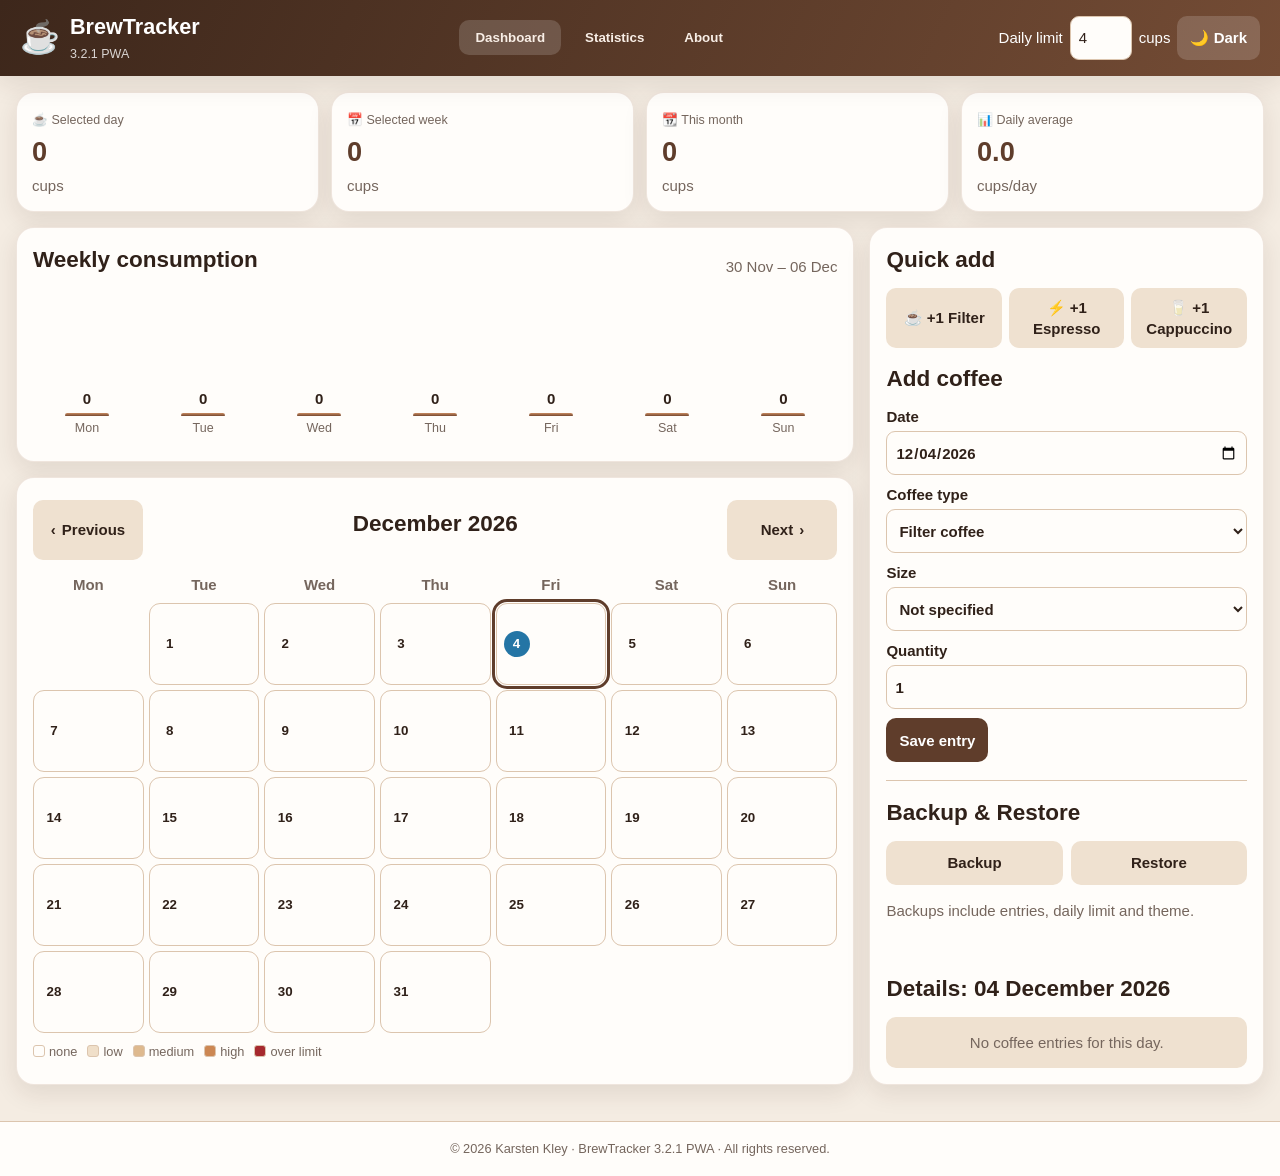
<file: index.html>
<!doctype html>
<html lang="en">
<head>
<meta charset="utf-8">
<meta name="viewport" content="width=device-width,initial-scale=1,viewport-fit=cover">
<meta name="theme-color" content="#5f3d2b">
<meta name="apple-mobile-web-app-capable" content="yes">
<meta name="apple-mobile-web-app-status-bar-style" content="default">
<meta name="apple-mobile-web-app-title" content="BrewTracker">
<link rel="manifest" href="manifest.webmanifest">
<link rel="apple-touch-icon" href="icon-180.png">
<link rel="stylesheet" href="styles.css">
<title>BrewTracker 3.2.1</title>
</head>
<body>
<header class="topbar">
  <div class="brand"><span class="brand-icon">☕</span><div><h1>BrewTracker</h1><small>3.2.1 PWA</small></div></div>
  <nav class="tabs" aria-label="Main navigation">
    <button class="tab active" data-tab="dashboard">Dashboard</button>
    <button class="tab" data-tab="statistics">Statistics</button>
    <button class="tab" data-tab="about">About</button>
  </nav>
  <div class="header-tools"><label for="limit">Daily limit</label><input id="limit" type="number" min="1" max="30" value="4"><span>cups</span><button class="btn ghost" id="theme" type="button">🌙 Dark</button></div>
</header>
<main class="app">
<div id="offline" class="offline">Offline mode: locally cached files are being used.</div>
<div id="warning" class="warning"></div>
<section id="dashboardView" class="view active">
  <section class="summary-grid">
    <article class="metric"><small>☕ Selected day</small><strong id="dayTotal">0</strong><span>cups</span></article>
    <article class="metric"><small>📅 Selected week</small><strong id="weekTotal">0</strong><span>cups</span></article>
    <article class="metric"><small>📆 This month</small><strong id="monthTotal">0</strong><span>cups</span></article>
    <article class="metric"><small>📊 Daily average</small><strong id="dayAverage">0.0</strong><span>cups/day</span></article>
  </section>
  <section class="dashboard-layout">
    <div class="dashboard-main">
      <article class="panel"><div class="panel-head"><h2>Weekly consumption</h2><span id="weekRange" class="muted"></span></div><div id="weeklyChart" class="bar-chart"></div></article>
      <article class="panel calendar-panel">
        <div class="calendar-head">
          <button class="btn secondary calendar-button" id="previousMonth" type="button"><span>‹</span><span>Previous</span></button>
          <h2 id="calendarMonth"></h2>
          <button class="btn secondary calendar-button" id="nextMonth" type="button"><span>Next</span><span>›</span></button>
        </div>
        <div class="weekdays"><div>Mon</div><div>Tue</div><div>Wed</div><div>Thu</div><div>Fri</div><div>Sat</div><div>Sun</div></div>
        <div id="calendar" class="calendar"></div>
        <div class="legend"><span><i class="heat0"></i>none</span><span><i class="heat1"></i>low</span><span><i class="heat2"></i>medium</span><span><i class="heat3"></i>high</span><span><i class="heat5"></i>over limit</span></div>
      </article>
    </div>
    <aside class="panel sidebar">
      <h2>Quick add</h2>
      <div id="quickAdd" class="quick-add"><button class="btn secondary" data-type="Filter coffee">☕ +1 Filter</button><button class="btn secondary" data-type="Espresso">⚡ +1 Espresso</button><button class="btn secondary" data-type="Cappuccino">🥛 +1 Cappuccino</button></div>
      <h2 id="formTitle">Add coffee</h2>
      <form id="coffeeForm"><input id="entryId" type="hidden">
        <label>Date<input id="entryDate" type="date" required></label>
        <label>Coffee type<select id="coffeeType"><option>Filter coffee</option><option>Espresso</option><option>Cappuccino</option><option>Latte Macchiato</option><option>Americano</option><option>Other coffee</option></select></label>
        <label>Size<select id="coffeeSize"><option value="">Not specified</option><option>Small</option><option>Medium</option><option>Large</option></select></label>
        <label>Quantity<input id="coffeeQuantity" type="number" min="1" max="30" value="1" required></label>
        <div class="button-row"><button class="btn" type="submit">Save entry</button><button class="btn secondary" id="cancelEdit" type="button" hidden>Cancel</button></div>
      </form>
      <section class="backup"><h2>Backup &amp; Restore</h2><div class="backup-buttons"><button class="btn secondary" id="backupButton">Backup</button><button class="btn secondary" id="restoreButton">Restore</button><input id="restoreFile" type="file" accept="application/json,.json" hidden></div><p class="muted">Backups include entries, daily limit and theme.</p><p id="backupMessage" class="message"></p></section>
      <section class="details"><h2 id="detailsTitle">Day details</h2><div id="details"></div></section>
    </aside>
  </section>
</section>
<section id="statisticsView" class="view">
  <div class="statistics-head"><div><h2>Statistics</h2><p class="muted">A detailed view of your coffee habits.</p></div><label class="month-picker">Month<select id="statsMonth"></select></label></div>
  <section class="kpi-grid">
    <article class="metric"><small>☕ Total coffees</small><strong id="statTotal">0</strong><span>This month</span></article>
    <article class="metric"><small>📅 Tracked days</small><strong id="statTracked">0 / 0</strong><span id="statTrackedPercent">0%</span></article>
    <article class="metric"><small>📈 Daily average</small><strong id="statAverage">0.0</strong><span>cups/day</span></article>
    <article class="metric"><small>🔥 Most in one day</small><strong id="statMost">0</strong><span id="statMostDate">No data</span></article>
    <article class="metric"><small>◎ Longest streak</small><strong id="statStreak">0</strong><span>days</span></article>
  </section>
  <section class="stats-grid two">
    <article class="panel"><h3>Coffee trend</h3><div id="trendChart" class="line-chart"></div></article>
    <article class="panel"><h3>Coffees per day of week</h3><div id="weekdayChart" class="bar-chart tall"></div></article>
  </section>
  <section class="stats-grid two">
    <article class="panel"><h3>Coffee types distribution</h3><div class="donut-layout"><div id="typeDonut" class="donut"></div><div id="typeLegend" class="distribution-list"></div></div></article>
    <article class="panel"><h3>Coffee sizes distribution</h3><div class="donut-layout"><div id="sizeDonut" class="donut"></div><div id="sizeLegend" class="distribution-list"></div></div></article>
  </section>
  <section class="stats-grid two">
    <article class="panel"><h3>☕ Caffeine intake (estimated)</h3><div class="data-list"><div><span>Today</span><strong id="caffeineToday">0 mg</strong></div><div><span>This week</span><strong id="caffeineWeek">0 mg</strong></div><div><span>This month</span><strong id="caffeineMonth">0 mg</strong></div></div><p class="muted">Estimates use average caffeine values per coffee type and cup.</p></article>
    <article class="panel"><h3>📊 Monthly comparison</h3><div class="comparison"><div><small id="previousMonthLabel">Previous month</small><strong id="previousMonthValue">0 cups</strong></div><span id="comparisonRate">0%</span><div><small id="currentMonthLabel">Current month</small><strong id="currentMonthValue">0 cups</strong></div></div></article>
  </section>
  <article class="panel"><h3>Coffees per day (heatmap)</h3><div id="monthlyHeatmap" class="monthly-heatmap"></div><div class="legend heat-legend"><span><i class="heat0"></i>No entry</span><span><i class="heat1"></i>1 cup</span><span><i class="heat2"></i>2 cups</span><span><i class="heat3"></i>3–4 cups</span><span><i class="heat4"></i>5–6 cups</span><span><i class="heat5"></i>7+ cups</span></div></article>
</section>
<section id="aboutView" class="view">

    <article class="panel">
        <h2>About BrewTracker</h2>

        <div class="about-grid">

            <div class="about-item">
                <h3>Version</h3>
                <p>3.2.1</p>
            </div>

            <div class="about-item">
                <h3>Author</h3>
                <p>Karsten Kley</p>
            </div>

            <div class="about-item">
                <h3>Privacy</h3>
                <p>
                    All data is stored locally in your browser.
                    No user account is required.
                </p>
            </div>

            <div class="about-item">
                <h3>GitHub</h3>
                <p>
                    <a href="https://maxweinberg79.github.io/brewtracker/"
                       target="_blank">
                       Project Website
                    </a>
                </p>
            </div>

        </div>

    </article>

</section>

</main>
<footer>© 2026 Karsten Kley · BrewTracker 3.2.1 PWA · All rights reserved.</footer>
<div id="toast" class="toast"></div>
<script src="app.js"></script>
</body></html>
</file>
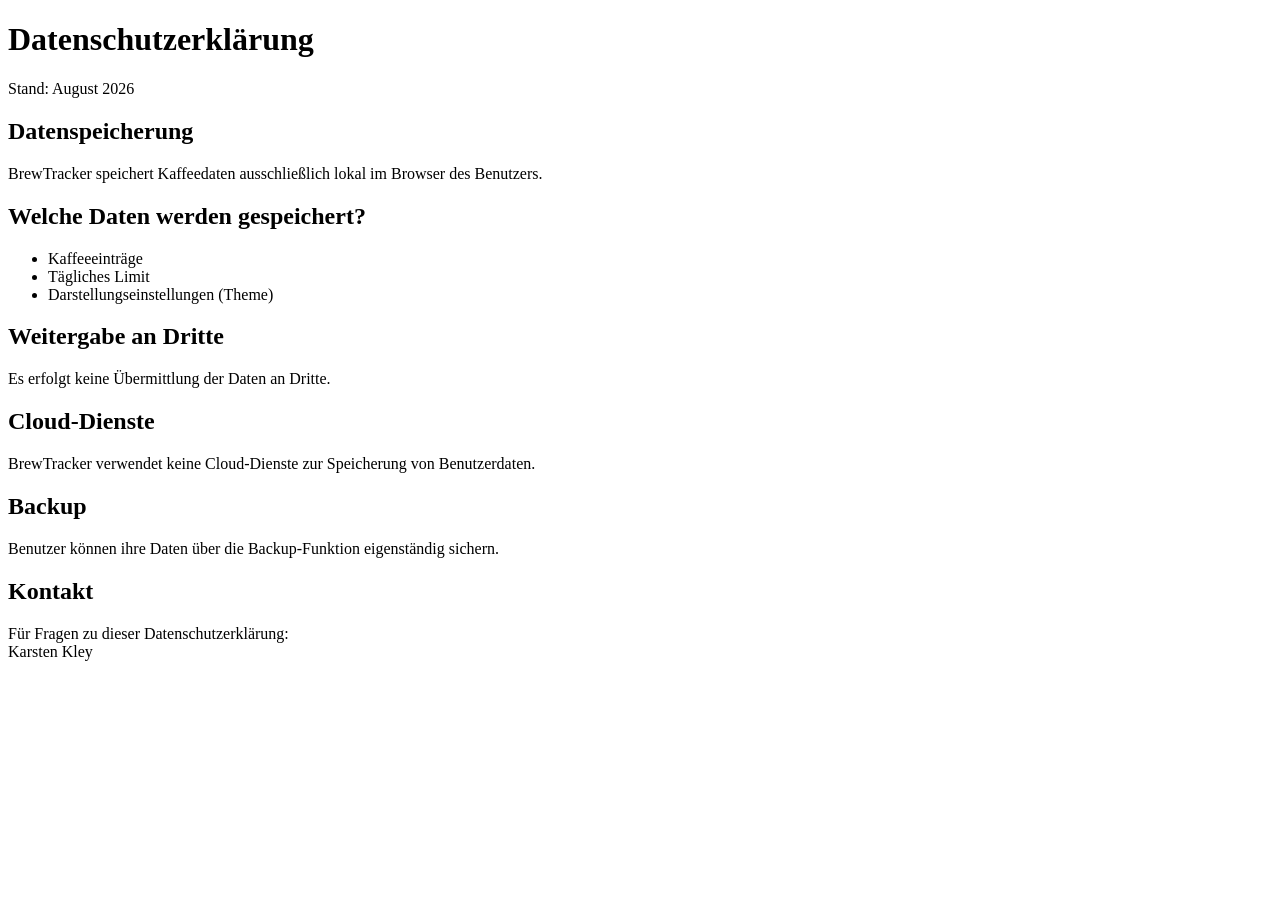
<file: privacy.html>
<!doctype html>
<html lang="de">
<head>
<meta charset="utf-8">
<title>Datenschutzerklärung - BrewTracker</title>
</head>
<body>

<h1>Datenschutzerklärung</h1>

<p>Stand: August 2026</p>

<h2>Datenspeicherung</h2>

<p>
BrewTracker speichert Kaffeedaten ausschließlich lokal
im Browser des Benutzers.
</p>

<h2>Welche Daten werden gespeichert?</h2>

<ul>
<li>Kaffeeeinträge</li>
<li>Tägliches Limit</li>
<li>Darstellungseinstellungen (Theme)</li>
</ul>

<h2>Weitergabe an Dritte</h2>

<p>
Es erfolgt keine Übermittlung der Daten an Dritte.
</p>

<h2>Cloud-Dienste</h2>

<p>
BrewTracker verwendet keine Cloud-Dienste zur Speicherung
von Benutzerdaten.
</p>

<h2>Backup</h2>

<p>
Benutzer können ihre Daten über die Backup-Funktion
eigenständig sichern.
</p>

<h2>Kontakt</h2>

<p>
Für Fragen zu dieser Datenschutzerklärung:
<br>
Karsten Kley
</p>

</body>
</html>
</file>
<file: styles.css>
:root{--bg:#f4ece2;--card:#fffdfa;--ink:#302119;--muted:#75665d;--brand:#5f3d2b;--brand2:#9b6847;--soft:#efe1d0;--line:#dcc5ae;--danger:#a6292e;--success:#267044;--shadow:0 8px 24px rgba(56,33,20,.1)}body.dark{--bg:#18110e;--card:#281e19;--ink:#f8efe8;--muted:#c9b8ac;--brand:#c98b61;--brand2:#e2aa80;--soft:#3a2a22;--line:#62493b;--shadow:0 8px 24px rgba(0,0,0,.3)}*{box-sizing:border-box}html{-webkit-text-size-adjust:100%}body{margin:0;background:var(--bg);color:var(--ink);font:15px/1.4 -apple-system,BlinkMacSystemFont,"Segoe UI",sans-serif}.topbar{position:sticky;top:0;z-index:20;background:linear-gradient(115deg,#3d271b,#744c35);color:#fff;padding:max(12px,env(safe-area-inset-top)) 20px 12px;display:grid;grid-template-columns:auto 1fr auto;align-items:center;gap:18px;box-shadow:var(--shadow)}.brand{display:flex;align-items:center;gap:10px}.brand-icon{font-size:2rem}.brand h1{font-size:1.35rem;margin:0}.brand small{opacity:.8}.tabs{display:flex;justify-content:center;gap:8px}.tab{border:0;border-radius:10px;padding:10px 16px;background:transparent;color:#f8eee6;font-weight:750}.tab.active{background:rgba(255,255,255,.16)}.header-tools{display:flex;align-items:center;gap:7px}.header-tools input{width:62px}.app{max-width:1450px;margin:auto;padding:16px}.view{display:none}.view.active{display:block}.btn,input,select{font:inherit;min-height:44px}.btn{border:0;border-radius:10px;padding:9px 13px;background:var(--brand);color:#fff;font-weight:750;cursor:pointer;-webkit-appearance:none}.ghost{background:rgba(255,255,255,.16)}.secondary{background:var(--soft);color:var(--ink)}input,select{display:block;width:100%;max-width:100%;border:1px solid var(--line);border-radius:9px;padding:8px;background:var(--card);color:var(--ink)}input[type=file][hidden],#restoreFile{display:none!important}.summary-grid,.kpi-grid{display:grid;grid-template-columns:repeat(4,1fr);gap:12px;margin:0 0 15px}.kpi-grid{grid-template-columns:repeat(5,1fr)}.metric,.panel{background:var(--card);border:1px solid rgba(155,104,71,.16);border-radius:18px;box-shadow:var(--shadow)}.metric{padding:15px}.metric small,.metric span,.muted{color:var(--muted)}.metric strong{display:block;color:var(--brand);font-size:1.7rem;margin:4px 0}.dashboard-layout{display:grid;grid-template-columns:minmax(0,1.7fr) minmax(330px,.8fr);gap:15px}.dashboard-main{display:grid;gap:15px}.panel{padding:16px}.panel h2,.panel h3{margin:0 0 12px}.panel-head,.statistics-head{display:flex;align-items:center;justify-content:space-between;gap:12px}.bar-chart{height:150px;display:flex;align-items:flex-end;gap:8px;padding-top:8px}.bar-chart.tall{height:260px}.bar-item{height:100%;flex:1;display:flex;flex-direction:column;justify-content:flex-end;align-items:center;gap:4px}.bar{width:70%;max-width:44px;min-height:3px;background:linear-gradient(#c98b61,#75482f);border-radius:7px 7px 2px 2px}.bar-item small{color:var(--muted)}.calendar-head{display:grid;grid-template-columns:110px 1fr 110px;align-items:center;gap:12px}.calendar-head h2{display:flex;min-height:60px;align-items:center;justify-content:center;text-align:center}.calendar-button{width:110px;height:60px;display:flex;align-items:center;justify-content:center;gap:6px}.weekdays,.calendar{display:grid;grid-template-columns:repeat(7,minmax(0,1fr));gap:5px}.weekdays div{text-align:center;color:var(--muted);font-weight:700;padding:8px 0}.day{min-height:82px;border:1px solid var(--line);border-radius:11px;background:var(--card);color:var(--ink);padding:7px;text-align:left}.day.blank{visibility:hidden}.day.selected{outline:3px solid var(--brand);outline-offset:1px}.day.today b{background:#2475a5;color:#fff}.day b{display:flex;width:26px;height:26px;border-radius:50%;align-items:center;justify-content:center}.day span{display:block;margin-top:10px;font-weight:800}.heat0{background:var(--card)}.heat1{background:#f0dfc9}.heat2{background:#deb98e}.heat3{background:#cc8753}.heat4{background:#a65332}.heat5{background:var(--danger)}.legend{display:flex;gap:10px;flex-wrap:wrap;color:var(--muted);font-size:.8rem;margin-top:10px}.legend i{display:inline-block;width:12px;height:12px;border:1px solid var(--line);border-radius:3px;margin-right:4px;vertical-align:-1px}.quick-add{display:grid;grid-template-columns:repeat(3,1fr);gap:7px;margin-bottom:15px}.sidebar form{display:grid;gap:9px}.sidebar label{font-weight:700}.sidebar label input,.sidebar label select{margin-top:4px}.button-row,.backup-buttons{display:flex;gap:8px}.backup{margin-top:18px;padding-top:16px;border-top:1px solid var(--line)}.backup-buttons{display:grid;grid-template-columns:1fr 1fr}.message{min-height:1.3em;font-weight:700;color:var(--success)}.details{margin-top:18px}.empty{padding:15px;text-align:center;color:var(--muted);background:var(--soft);border-radius:10px}.entry{background:var(--soft);padding:10px;border-radius:10px;margin:7px 0;display:flex;justify-content:space-between;gap:8px}.entry small{display:block;color:var(--muted)}.statistics-head{margin-bottom:15px}.statistics-head h2{font-size:2rem;margin:0}.month-picker{display:flex;align-items:center;gap:8px;font-weight:700}.month-picker select{min-width:180px}.stats-grid{display:grid;gap:15px;margin-bottom:15px}.stats-grid.two{grid-template-columns:1fr 1fr}.line-chart{height:260px;position:relative}.line-chart svg{width:100%;height:100%;overflow:visible}.grid-line{stroke:var(--line);stroke-width:1}.trend-line{fill:none;stroke:var(--brand);stroke-width:3}.trend-area{fill:rgba(155,104,71,.15)}.trend-dot{fill:var(--brand)}.axis-label{fill:var(--muted);font-size:11px}.donut-layout{display:grid;grid-template-columns:180px 1fr;align-items:center;gap:18px;min-height:230px}.donut{width:170px;height:170px;border-radius:50%;position:relative;margin:auto}.donut:after{content:"";position:absolute;inset:40px;border-radius:50%;background:var(--card)}.distribution-list{display:grid;gap:9px}.distribution-row{display:grid;grid-template-columns:12px 1fr auto;gap:8px;align-items:center}.distribution-row i{width:12px;height:12px;border-radius:3px}.data-list{display:grid}.data-list div{display:flex;justify-content:space-between;padding:12px;border-bottom:1px solid var(--line)}.comparison{display:grid;grid-template-columns:1fr auto 1fr;gap:12px;align-items:center;text-align:center}.comparison div{background:var(--soft);padding:18px;border-radius:12px}.comparison strong{display:block;font-size:1.4rem;margin-top:8px}.comparison>span{display:grid;place-items:center;width:64px;height:64px;border-radius:50%;background:var(--soft);font-weight:800}.monthly-heatmap{display:grid;grid-template-columns:56px repeat(31,minmax(16px,1fr));gap:4px;overflow-x:auto;padding-bottom:7px}.heat-cell,.heat-label{min-width:16px;height:20px;border-radius:4px}.heat-label{font-size:.72rem;color:var(--muted);text-align:center}.heat-day{font-size:.75rem;color:var(--muted);padding-right:5px}.offline,.warning{display:none;margin-bottom:12px;padding:10px 13px;border-radius:11px}.offline.on{display:block;background:#fff3cd;color:#5d4a11}.warning.on{display:block;background:#fde9e9;color:#761416;border:2px solid var(--danger);font-weight:800}.toast{position:fixed;left:50%;bottom:20px;transform:translateX(-50%);display:none;background:#18422c;color:#fff;padding:10px 14px;border-radius:10px;z-index:30}.toast.on{display:block}footer{text-align:center;color:var(--muted);background:var(--card);border-top:1px solid var(--line);padding:18px max(16px,env(safe-area-inset-right)) max(18px,env(safe-area-inset-bottom));margin-top:20px;font-size:.8rem}@media(max-width:1000px){.topbar{grid-template-columns:1fr auto}.tabs{order:3;grid-column:1/-1}.dashboard-layout{grid-template-columns:1fr}.kpi-grid{grid-template-columns:repeat(3,1fr)}}@media(max-width:700px){.topbar{position:static;grid-template-columns:1fr}.header-tools{flex-wrap:wrap}.tabs{grid-column:auto;width:100%}.tab{flex:1}.app{padding:8px}.summary-grid,.kpi-grid{grid-template-columns:repeat(2,1fr);gap:8px}.stats-grid.two{grid-template-columns:1fr}.calendar-head{grid-template-columns:88px 1fr 88px;gap:6px}.calendar-button{width:88px;height:54px;padding:0;font-size:.85rem}.calendar-head h2{font-size:1.05rem;min-height:54px}.weekdays,.calendar{gap:3px}.day{min-height:64px;padding:4px}.day span{font-size:.7rem}.quick-add{grid-template-columns:1fr}.donut-layout{grid-template-columns:1fr}.monthly-heatmap{grid-template-columns:45px repeat(31,18px)}.comparison{grid-template-columns:1fr}.comparison>span{margin:auto}.statistics-head{align-items:flex-start;flex-direction:column}.month-picker{width:100%}.month-picker select{flex:1}}
</file>
